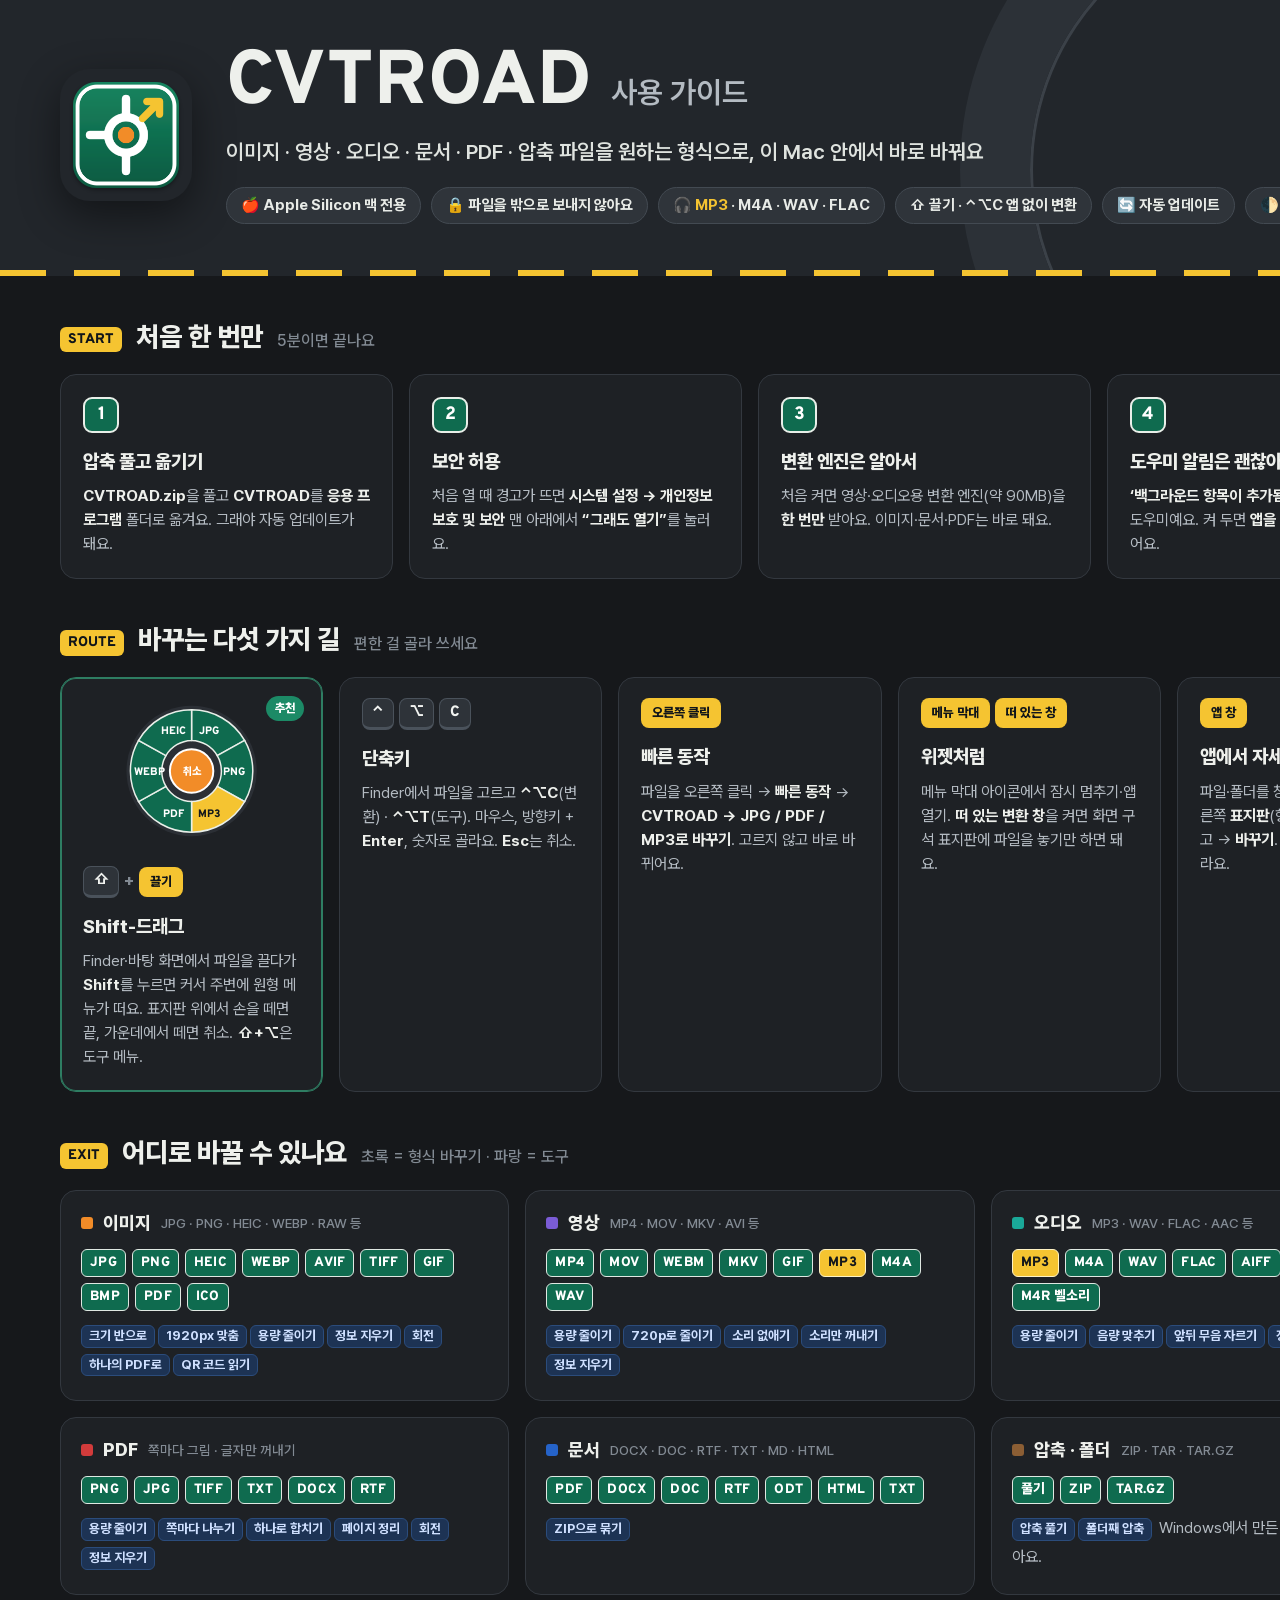
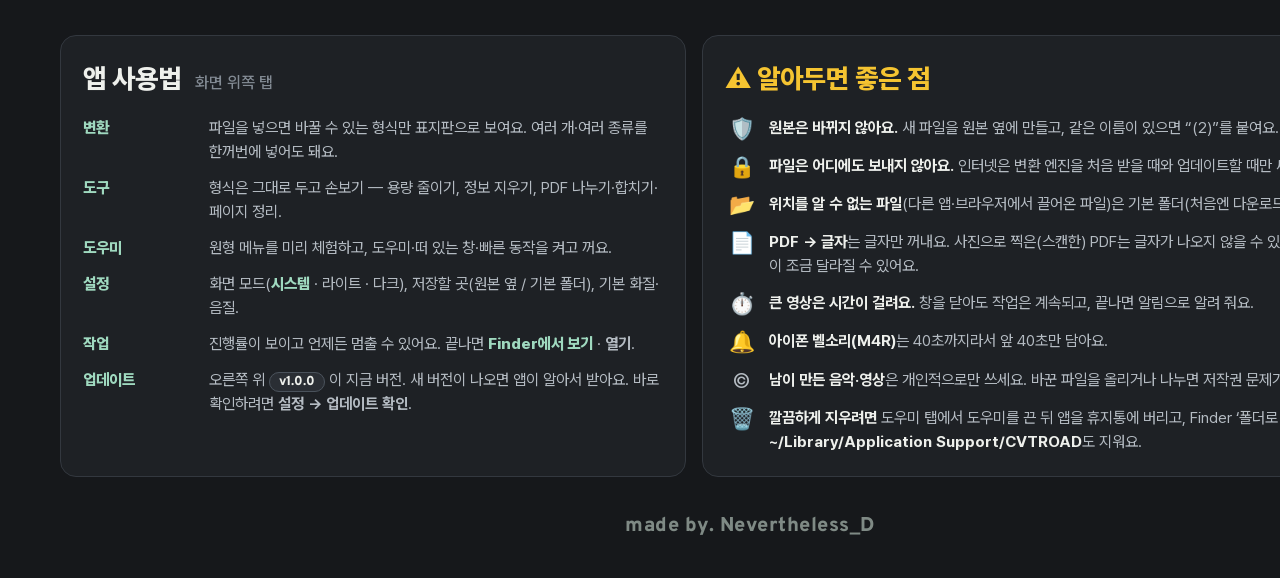
<file: docs/src/guide.html>
<!doctype html>
<html lang="ko">
<head>
<meta charset="utf-8">
<title>CVTROAD 사용 가이드</title>
<style>
@font-face { font-family: "Pretendard"; src: url("../../engine/web/fonts/PretendardVariable.woff2") format("woff2"); font-weight: 45 920; }
@font-face { font-family: "Overpass"; src: url("../../engine/web/fonts/Overpass-latin.woff2") format("woff2"); font-weight: 100 900; }
:root {
  --guide: #0f6b4f; --guide-hi: #1c8a66; --service: #1f5fbf; --lane: #f5c431; --stop: #d23b3b;
  --bg: #16181b; --asphalt: #22262b; --card: #1e2125; --line: #33383f; --ink: #eef0ec; --ink-2: #b4bbc2; --ink-3: #828a93;
  --sans: "Pretendard", sans-serif; --sign: "Overpass", "Pretendard", sans-serif;
}
* { box-sizing: border-box; margin: 0; padding: 0; }
body { width: 1500px; background: var(--bg); color: var(--ink); font-family: var(--sans); font-size: 16px; line-height: 1.55; -webkit-font-smoothing: antialiased; }
.page { padding: 0 0 36px; }

/* 머리 — 아스팔트 도로 */
header { position: relative; background: var(--asphalt); padding: 46px 60px 52px; display: flex; gap: 34px; align-items: center; overflow: hidden; }
header::after { content: ""; position: absolute; left: 0; right: 0; bottom: 0; height: 6px;
  background: repeating-linear-gradient(90deg, var(--lane) 0 46px, transparent 46px 74px); }
header::before { content: ""; position: absolute; right: -120px; top: -160px; width: 520px; height: 520px; border-radius: 50%;
  border: 70px solid #2c3137; box-shadow: inset 0 0 0 3px #3b4148; }
header img { width: 132px; height: 132px; border-radius: 30px; box-shadow: 0 14px 40px rgba(0,0,0,.45); position: relative; z-index: 1; }
.htext { position: relative; z-index: 1; }
h1 { font-family: var(--sign); font-weight: 800; font-size: 76px; letter-spacing: 1px; line-height: 1; display: flex; align-items: baseline; gap: 18px; }
h1 small { font-family: var(--sans); font-size: 30px; font-weight: 600; color: var(--ink-2); letter-spacing: 0; }
.tag { margin-top: 14px; font-size: 21px; font-weight: 600; color: #dfe3df; }
.chips { margin-top: 18px; display: flex; gap: 10px; flex-wrap: wrap; }
.chip { font-size: 15px; font-weight: 700; padding: 6px 14px; border-radius: 999px; background: #2f343a; border: 1px solid #434a52; color: #e8ebe7; }
.chip b { color: var(--lane); }

main { padding: 0 60px; }
h2 { font-size: 27px; font-weight: 800; margin: 40px 0 16px; display: flex; align-items: baseline; gap: 14px; }
h2 span { font-size: 16px; font-weight: 500; color: var(--ink-3); }
h2 .mile { font-family: var(--sign); font-size: 14px; font-weight: 800; color: #10151a; background: var(--lane); border-radius: 6px; padding: 2px 8px; position: relative; top: -3px; }

.grid { display: grid; gap: 16px; }
.g4 { grid-template-columns: repeat(4, 1fr); }
.g5 { grid-template-columns: repeat(5, 1fr); }
.g3 { grid-template-columns: repeat(3, 1fr); }
.card { background: var(--card); border: 1px solid var(--line); border-radius: 16px; padding: 22px 22px 22px; }
.step .n { font-family: var(--sign); font-weight: 800; font-size: 18px; width: 36px; height: 36px; border-radius: 9px; display: grid; place-items: center;
  background: var(--guide); border: 2px solid #e9efe9; color: #fff; margin-bottom: 14px; }
.card h3 { font-size: 19px; font-weight: 800; margin-bottom: 8px; }
.card p { color: var(--ink-2); font-size: 15.5px; }
.card p b, li b { color: var(--ink); font-weight: 700; }

/* 방법 카드 */
.way { position: relative; padding-top: 20px; }
.way .key { display: inline-flex; gap: 5px; align-items: center; margin-bottom: 14px; flex-wrap: wrap; }
kbd { font-family: var(--sign); font-weight: 800; font-size: 15px; min-width: 32px; height: 32px; padding: 0 9px; display: inline-grid; place-items: center;
  border-radius: 8px; background: #2e3339; border: 1px solid #4a525b; border-bottom-width: 3px; color: #f1f3f0; }
.plus { color: var(--ink-3); font-weight: 700; }
.way .pill { font-size: 13px; font-weight: 800; padding: 5px 11px; border-radius: 8px; color: #10151a; background: var(--lane); }
.way.rec { border-color: #2e7d62; box-shadow: inset 0 0 0 1px #2e7d62; }
.way.rec::after { content: "추천"; position: absolute; top: 18px; right: 18px; font-size: 12px; font-weight: 800; color: #fff; background: var(--guide-hi); padding: 3px 9px; border-radius: 999px; }

/* 원형 메뉴 미니 그림 */
.ring { width: 100%; height: 150px; margin: -2px 0 12px; }

/* 형식 표 */
.kind { padding: 18px 20px 20px; }
.khead { display: flex; align-items: center; gap: 10px; margin-bottom: 12px; }
.dot { width: 12px; height: 12px; border-radius: 3px; }
.khead h3 { margin: 0; font-size: 18px; }
.khead span { color: var(--ink-3); font-size: 13.5px; font-weight: 500; }
.signs { display: flex; flex-wrap: wrap; gap: 6px; }
.sign { font-family: var(--sign); font-weight: 800; font-size: 13.5px; color: #fff; background: var(--guide); border: 1.5px solid #dfe8e2; border-radius: 6px; padding: 3px 8px 2px; letter-spacing: .3px; }
.sign.mp3 { background: var(--lane); color: #14181c; border-color: #fff3c4; }
.tools { margin-top: 12px; font-size: 14px; color: var(--ink-2); line-height: 1.6; }
.tools i { font-style: normal; display: inline-block; font-weight: 700; color: #cfe0ff; background: #1d3354; border: 1px solid #2b4c7c; border-radius: 6px; padding: 0 7px; margin: 0 3px 4px 0; font-size: 13px; }

/* 아래 두 칸 */
.bottom { display: grid; grid-template-columns: 1fr 1.18fr; gap: 16px; margin-top: 40px; }
.bottom h2 { margin-top: 0; }
ul.notes { list-style: none; display: grid; gap: 13px; }
ul.notes li { display: grid; grid-template-columns: 34px 1fr; gap: 10px; color: var(--ink-2); font-size: 15.5px; }
ul.notes .ic { font-size: 21px; line-height: 1.2; text-align: center; }
.rows { display: grid; gap: 12px; }
.row { display: grid; grid-template-columns: 112px 1fr; gap: 14px; font-size: 15.5px; color: var(--ink-2); }
.row b:first-child { color: #9fd9bf; font-weight: 800; }
.verbadge { font-family: var(--sign); font-weight: 800; font-size: 13px; border: 1px solid #4a525b; border-radius: 999px; padding: 1px 9px; color: var(--ink); background: #2a2e34; }
.warn h2 { color: var(--lane); }

footer { margin-top: 34px; text-align: center; font-family: var(--sign); font-weight: 800; font-size: 20px; letter-spacing: .5px; color: #7f8a85; }
</style>
</head>
<body>
<div class="page">
<header>
  <img src="../../app/AppIcon.png" alt="">
  <div class="htext">
    <h1>CVTROAD <small>사용 가이드</small></h1>
    <p class="tag">이미지 · 영상 · 오디오 · 문서 · PDF · 압축 파일을 원하는 형식으로, 이 Mac 안에서 바로 바꿔요</p>
    <div class="chips">
      <span class="chip">🍎 Apple Silicon 맥 전용</span>
      <span class="chip">🔒 파일을 밖으로 보내지 않아요</span>
      <span class="chip">🎧 <b>MP3</b> · M4A · WAV · FLAC</span>
      <span class="chip">⇧ 끌기 · ⌃⌥C 앱 없이 변환</span>
      <span class="chip">🔄 자동 업데이트</span>
      <span class="chip">🌓 라이트 · 다크</span>
    </div>
  </div>
</header>

<main>
  <h2><span class="mile">START</span>처음 한 번만 <span>5분이면 끝나요</span></h2>
  <div class="grid g4">
    <div class="card step"><div class="n">1</div><h3>압축 풀고 옮기기</h3>
      <p><b>CVTROAD.zip</b>을 풀고 <b>CVTROAD</b>를 <b>응용 프로그램</b> 폴더로 옮겨요. 그래야 자동 업데이트가 돼요.</p></div>
    <div class="card step"><div class="n">2</div><h3>보안 허용</h3>
      <p>처음 열 때 경고가 뜨면 <b>시스템 설정 → 개인정보 보호 및 보안</b> 맨 아래에서 <b>“그래도 열기”</b>를 눌러요.</p></div>
    <div class="card step"><div class="n">3</div><h3>변환 엔진은 알아서</h3>
      <p>처음 켜면 영상·오디오용 변환 엔진(약 90MB)을 <b>한 번만</b> 받아요. 이미지·문서·PDF는 바로 돼요.</p></div>
    <div class="card step"><div class="n">4</div><h3>도우미 알림은 괜찮아요</h3>
      <p><b>‘백그라운드 항목이 추가됨’</b> 알림은 CVTROAD 도우미예요. 켜 두면 <b>앱을 열지 않아도</b> 바꿀 수 있어요.</p></div>
  </div>

  <h2><span class="mile">ROUTE</span>바꾸는 다섯 가지 길 <span>편한 걸 골라 쓰세요</span></h2>
  <div class="grid g5">
    <div class="card way rec">
      <svg class="ring" viewBox="0 0 220 150" aria-hidden="true">
        <circle cx="110" cy="75" r="66" fill="#2b2f35" />
        <g fill="#0f6b4f" stroke="#e9efe9" stroke-width="1.5">
          <path d="M110 13 A62 62 0 0 1 163.7 44 L136 59.4 A31 31 0 0 0 110 44Z"/>
          <path d="M163.7 44 A62 62 0 0 1 163.7 106 L136 90.6 A31 31 0 0 0 136 59.4Z"/>
          <path d="M163.7 106 A62 62 0 0 1 110 137 L110 106 A31 31 0 0 0 136 90.6Z" fill="#f5c431"/>
          <path d="M110 137 A62 62 0 0 1 56.3 106 L84 90.6 A31 31 0 0 0 110 106Z"/>
          <path d="M56.3 106 A62 62 0 0 1 56.3 44 L84 59.4 A31 31 0 0 0 84 90.6Z"/>
          <path d="M56.3 44 A62 62 0 0 1 110 13 L110 44 A31 31 0 0 0 84 59.4Z"/>
        </g>
        <g font-family="Overpass" font-weight="800" font-size="11" text-anchor="middle" fill="#fff">
          <text x="128" y="38">JPG</text><text x="153" y="79">PNG</text><text x="128" y="122" fill="#14181c">MP3</text>
          <text x="92" y="122">PDF</text><text x="67" y="79">WEBP</text><text x="92" y="38">HEIC</text>
        </g>
        <circle cx="110" cy="75" r="22" fill="#f28c28" stroke="#fff" stroke-width="2"/>
        <text x="110" y="79" text-anchor="middle" font-family="Pretendard" font-weight="800" font-size="11" fill="#fff">취소</text>
      </svg>
      <div class="key"><kbd>⇧</kbd><span class="plus">+</span><span class="pill">끌기</span></div>
      <h3>Shift-드래그</h3>
      <p>Finder·바탕 화면에서 파일을 끌다가 <b>Shift</b>를 누르면 커서 주변에 원형 메뉴가 떠요. 표지판 위에서 손을 떼면 끝, 가운데에서 떼면 취소. <b>⇧+⌥</b>은 도구 메뉴.</p>
    </div>
    <div class="card way">
      <div class="key"><kbd>⌃</kbd><kbd>⌥</kbd><kbd>C</kbd></div>
      <h3>단축키</h3>
      <p>Finder에서 파일을 고르고 <b>⌃⌥C</b>(변환) · <b>⌃⌥T</b>(도구). 마우스, 방향키 + <b>Enter</b>, 숫자로 골라요. <b>Esc</b>는 취소.</p>
    </div>
    <div class="card way">
      <div class="key"><span class="pill">오른쪽 클릭</span></div>
      <h3>빠른 동작</h3>
      <p>파일을 오른쪽 클릭 → <b>빠른 동작</b> → <b>CVTROAD → JPG / PDF / MP3로 바꾸기</b>. 고르지 않고 바로 바뀌어요.</p>
    </div>
    <div class="card way">
      <div class="key"><span class="pill">메뉴 막대</span><span class="pill">떠 있는 창</span></div>
      <h3>위젯처럼</h3>
      <p>메뉴 막대 아이콘에서 잠시 멈추기·앱 열기. <b>떠 있는 변환 창</b>을 켜면 화면 구석 표지판에 파일을 놓기만 하면 돼요.</p>
    </div>
    <div class="card way">
      <div class="key"><span class="pill">앱 창</span></div>
      <h3>앱에서 자세히</h3>
      <p>파일·폴더를 창에 끌어다 놓고 → 오른쪽 <b>표지판</b>(형식) 또는 <b>도구</b>를 고르고 → <b>바꾸기</b>. 화질·음질도 여기서 골라요.</p>
    </div>
  </div>

  <h2><span class="mile">EXIT</span>어디로 바꿀 수 있나요 <span>초록 = 형식 바꾸기 · 파랑 = 도구</span></h2>
  <div class="grid g3">
    <div class="card kind"><div class="khead"><div class="dot" style="background:#f28c28"></div><h3>이미지</h3><span>JPG · PNG · HEIC · WEBP · RAW 등</span></div>
      <div class="signs"><b class="sign">JPG</b><b class="sign">PNG</b><b class="sign">HEIC</b><b class="sign">WEBP</b><b class="sign">AVIF</b><b class="sign">TIFF</b><b class="sign">GIF</b><b class="sign">BMP</b><b class="sign">PDF</b><b class="sign">ICO</b></div>
      <p class="tools"><i>크기 반으로</i><i>1920px 맞춤</i><i>용량 줄이기</i><i>정보 지우기</i><i>회전</i><i>하나의 PDF로</i><i>QR 코드 읽기</i></p></div>
    <div class="card kind"><div class="khead"><div class="dot" style="background:#7b5cd6"></div><h3>영상</h3><span>MP4 · MOV · MKV · AVI 등</span></div>
      <div class="signs"><b class="sign">MP4</b><b class="sign">MOV</b><b class="sign">WEBM</b><b class="sign">MKV</b><b class="sign">GIF</b><b class="sign mp3">MP3</b><b class="sign">M4A</b><b class="sign">WAV</b></div>
      <p class="tools"><i>용량 줄이기</i><i>720p로 줄이기</i><i>소리 없애기</i><i>소리만 꺼내기</i><i>정보 지우기</i></p></div>
    <div class="card kind"><div class="khead"><div class="dot" style="background:#1aa898"></div><h3>오디오</h3><span>MP3 · WAV · FLAC · AAC 등</span></div>
      <div class="signs"><b class="sign mp3">MP3</b><b class="sign">M4A</b><b class="sign">WAV</b><b class="sign">FLAC</b><b class="sign">AIFF</b><b class="sign">OGG</b><b class="sign">OPUS</b><b class="sign">M4R 벨소리</b></div>
      <p class="tools"><i>용량 줄이기</i><i>음량 맞추기</i><i>앞뒤 무음 자르기</i><i>정보 지우기</i></p></div>
    <div class="card kind"><div class="khead"><div class="dot" style="background:#d23b3b"></div><h3>PDF</h3><span>쪽마다 그림 · 글자만 꺼내기</span></div>
      <div class="signs"><b class="sign">PNG</b><b class="sign">JPG</b><b class="sign">TIFF</b><b class="sign">TXT</b><b class="sign">DOCX</b><b class="sign">RTF</b></div>
      <p class="tools"><i>용량 줄이기</i><i>쪽마다 나누기</i><i>하나로 합치기</i><i>페이지 정리</i><i>회전</i><i>정보 지우기</i></p></div>
    <div class="card kind"><div class="khead"><div class="dot" style="background:#2563c9"></div><h3>문서</h3><span>DOCX · DOC · RTF · TXT · MD · HTML</span></div>
      <div class="signs"><b class="sign">PDF</b><b class="sign">DOCX</b><b class="sign">DOC</b><b class="sign">RTF</b><b class="sign">ODT</b><b class="sign">HTML</b><b class="sign">TXT</b></div>
      <p class="tools"><i>ZIP으로 묶기</i></p></div>
    <div class="card kind"><div class="khead"><div class="dot" style="background:#8b5e34"></div><h3>압축 · 폴더</h3><span>ZIP · TAR · TAR.GZ</span></div>
      <div class="signs"><b class="sign">풀기</b><b class="sign">ZIP</b><b class="sign">TAR.GZ</b></div>
      <p class="tools"><i>압축 풀기</i><i>폴더째 압축</i> Windows에서 만든 한글 이름도 깨지지 않아요.</p></div>
  </div>

  <div class="bottom">
    <div class="card">
      <h2>앱 사용법 <span>화면 위쪽 탭</span></h2>
      <div class="rows">
        <div class="row"><b>변환</b><span>파일을 넣으면 바꿀 수 있는 형식만 표지판으로 보여요. 여러 개·여러 종류를 한꺼번에 넣어도 돼요.</span></div>
        <div class="row"><b>도구</b><span>형식은 그대로 두고 손보기 — 용량 줄이기, 정보 지우기, PDF 나누기·합치기·페이지 정리.</span></div>
        <div class="row"><b>도우미</b><span>원형 메뉴를 미리 체험하고, 도우미·떠 있는 창·빠른 동작을 켜고 꺼요.</span></div>
        <div class="row"><b>설정</b><span>화면 모드(<b>시스템</b> · 라이트 · 다크), 저장할 곳(원본 옆 / 기본 폴더), 기본 화질·음질.</span></div>
        <div class="row"><b>작업</b><span>진행률이 보이고 언제든 멈출 수 있어요. 끝나면 <b>Finder에서 보기</b> · <b>열기</b>.</span></div>
        <div class="row"><b>업데이트</b><span>오른쪽 위 <span class="verbadge">v1.0.0</span> 이 지금 버전. 새 버전이 나오면 앱이 알아서 받아요. 바로 확인하려면 <b>설정 → 업데이트 확인</b>.</span></div>
      </div>
    </div>
    <div class="card warn">
      <h2>⚠️ 알아두면 좋은 점</h2>
      <ul class="notes">
        <li><span class="ic">🛡️</span><span><b>원본은 바뀌지 않아요.</b> 새 파일을 원본 옆에 만들고, 같은 이름이 있으면 “(2)”를 붙여요.</span></li>
        <li><span class="ic">🔒</span><span><b>파일은 어디에도 보내지 않아요.</b> 인터넷은 변환 엔진을 처음 받을 때와 업데이트할 때만 써요.</span></li>
        <li><span class="ic">📂</span><span><b>위치를 알 수 없는 파일</b>(다른 앱·브라우저에서 끌어온 파일)은 기본 폴더(처음엔 다운로드)에 저장돼요.</span></li>
        <li><span class="ic">📄</span><span><b>PDF → 글자</b>는 글자만 꺼내요. 사진으로 찍은(스캔한) PDF는 글자가 나오지 않을 수 있어요. 문서 변환은 서식이 조금 달라질 수 있어요.</span></li>
        <li><span class="ic">⏱️</span><span><b>큰 영상은 시간이 걸려요.</b> 창을 닫아도 작업은 계속되고, 끝나면 알림으로 알려 줘요.</span></li>
        <li><span class="ic">🔔</span><span><b>아이폰 벨소리(M4R)</b>는 40초까지라서 앞 40초만 담아요.</span></li>
        <li><span class="ic">©️</span><span><b>남이 만든 음악·영상</b>은 개인적으로만 쓰세요. 바꾼 파일을 올리거나 나누면 저작권 문제가 생길 수 있어요.</span></li>
        <li><span class="ic">🗑️</span><span><b>깔끔하게 지우려면</b> 도우미 탭에서 도우미를 끈 뒤 앱을 휴지통에 버리고, Finder ‘폴더로 이동’에서 <b>~/Library/Application Support/CVTROAD</b>도 지워요.</span></li>
      </ul>
    </div>
  </div>
</main>
<footer>made by. Nevertheless_D</footer>
</div>
</body>
</html>
</file>
